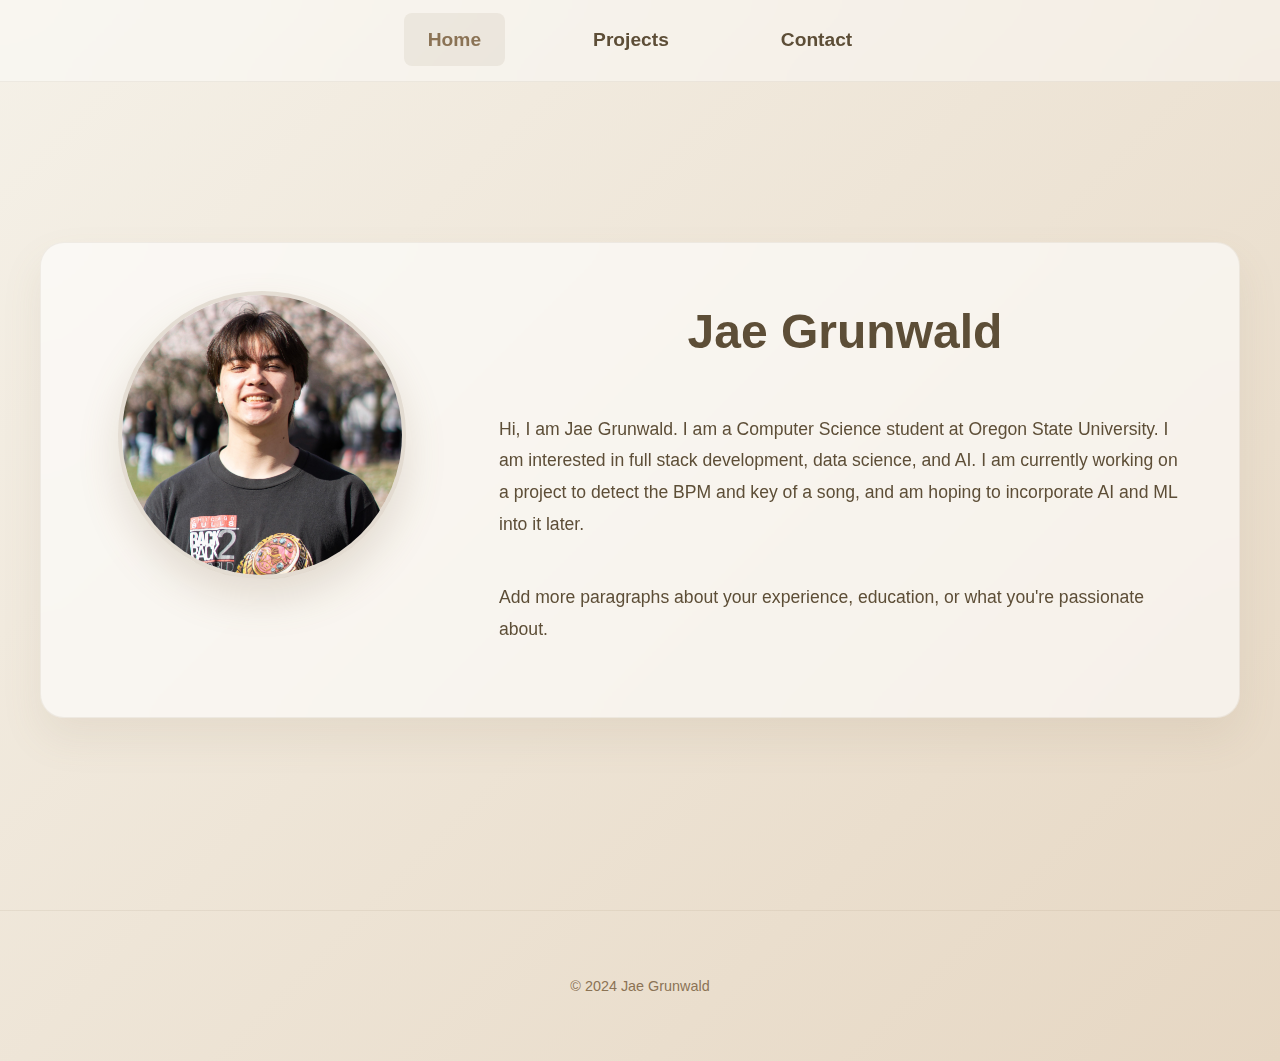
<file: index.html>
<!DOCTYPE html>
<html lang="en">
<head>
  <meta charset="UTF-8">
  <meta name="viewport" content="width=device-width, initial-scale=1.0">
  <title>Home | Jae Grunwald</title>
  <link rel="stylesheet" href="styles/style.css">
</head>
<body>
  <nav>
    <ul>
      <li><a href="./" class="active">Home</a></li>
      <li><a href="./projects.html">Projects</a></li>
      <li><a href="./contact.html">Contact</a></li>
    </ul>
  </nav>
  <header>
  </header>
  <main>
    <section class="profile-section">
      <div class="profile-image">
        <img src="images/portfolio.jpg" alt="Image of Jae Grunwald" id="profile-img">
        <p class="image-placeholder"></p>
      </div>
      <div class="profile-content">
        <h2>Jae Grunwald</h2>
        <p>Hi, I am Jae Grunwald. I am a Computer Science student at Oregon State University.
           I am interested in full stack development, data science, and AI. I am currently working on a project to detect the BPM and key of a song, 
           and am hoping to incorporate AI and ML into it later. 
         </p>
        <p>Add more paragraphs about your experience, education, or what you're passionate about.</p>
      </div>
    </section>
  </main>
  <footer>
    <p>&copy; 2024 Jae Grunwald</p>
  </footer>
</body>
</html>
</file>
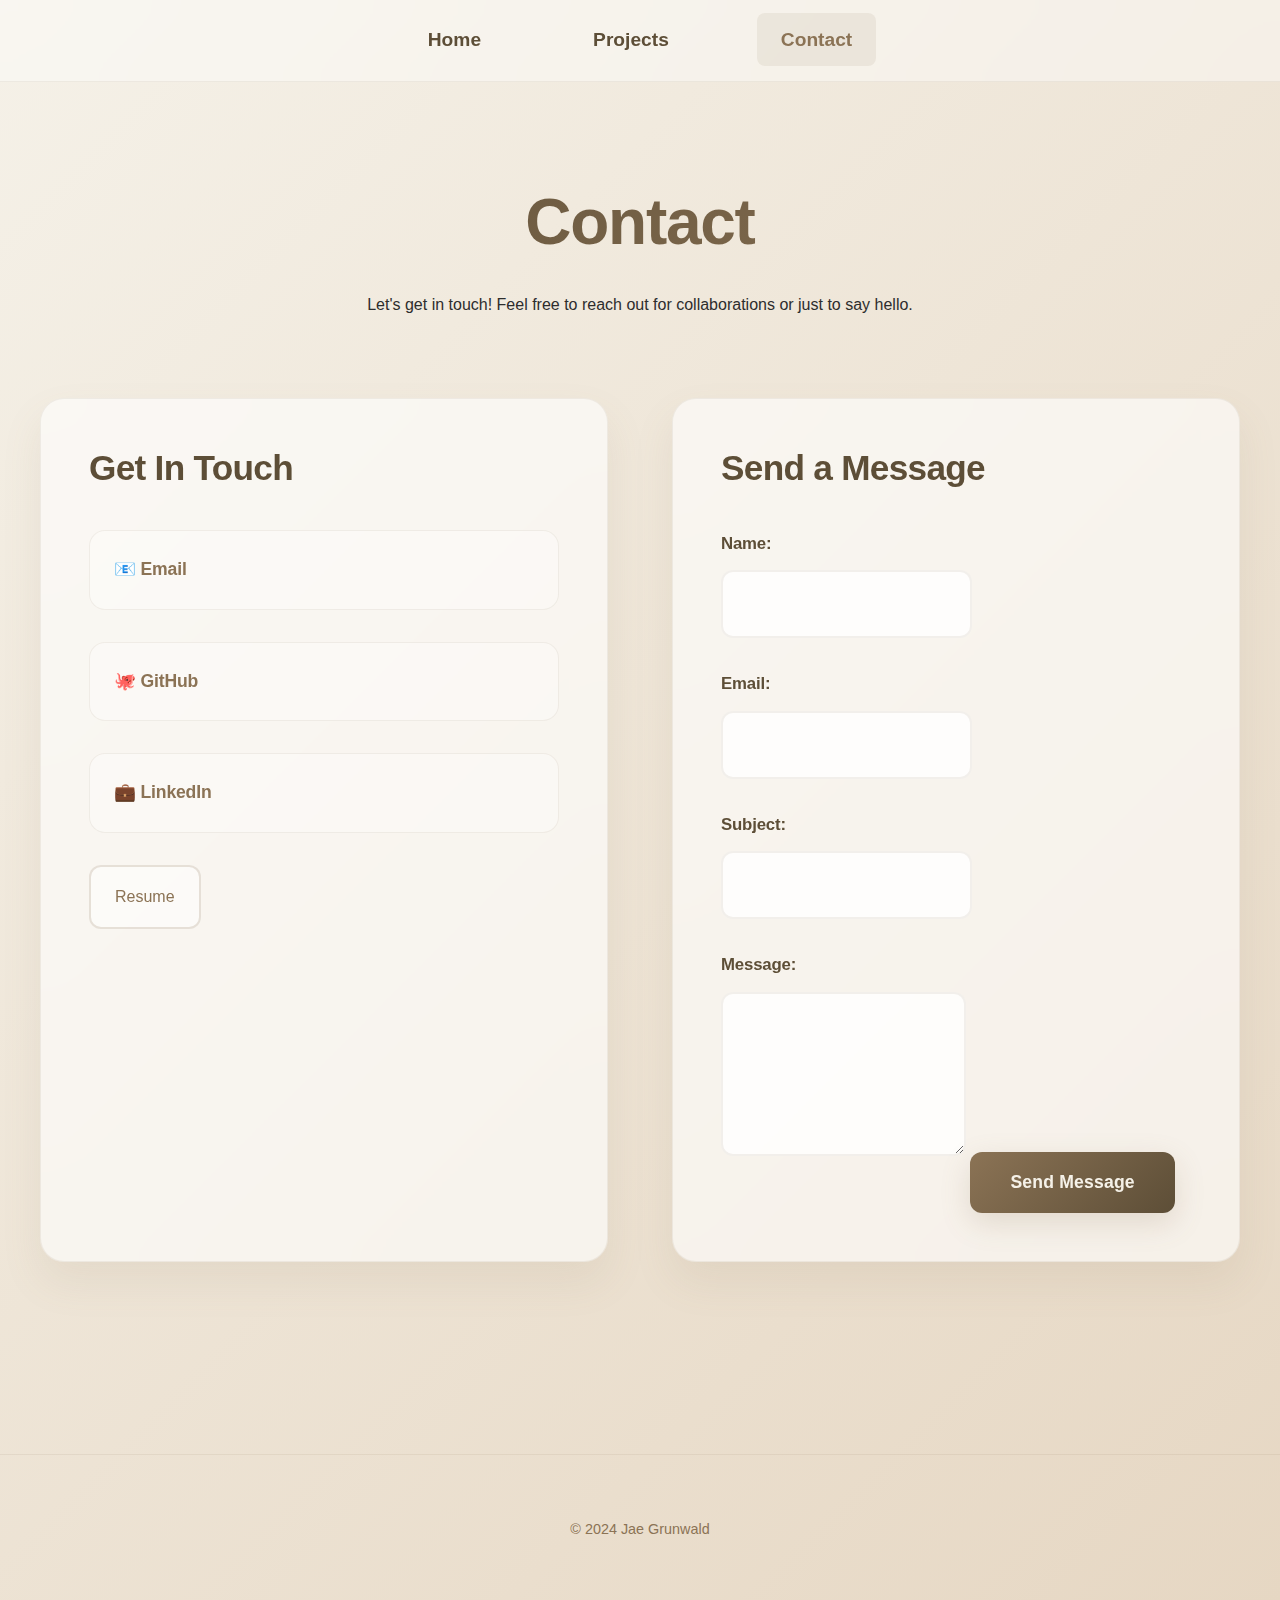
<file: contact.html>
<!DOCTYPE html>
<html lang="en">
<head>
  <meta charset="UTF-8">
  <meta name="viewport" content="width=device-width, initial-scale=1.0">
  <title>Contact | Jae Grunwald</title>
  <link rel="stylesheet" href="styles/contact.css">
</head>
<body>
  <nav>
    <ul>
      <li><a href="./">Home</a></li>
      <li><a href="./projects.html">Projects</a></li>
      <li><a href="./contact.html" class="active">Contact</a></li>
    </ul>
  </nav>
  <header>
    <h1>Contact</h1>
    <p>Let's get in touch! Feel free to reach out for collaborations or just to say hello.</p>
  </header>
  <main>
    <div class="contact-container">
      <div class="contact-info">
        <h3>Get In Touch</h3>
        <div class="contact-item">
          <a href="mailto:jaegrunwald15@gmail.com">📧 Email</a>
        </div>
        <div class="contact-item">
          <a href="https://github.com/jaegrunwald" target="_blank">🐙 GitHub</a>
        </div>
        <div class="contact-item">
          <a href="https://www.linkedin.com/in/jaegrunwald/" target="_blank">💼 LinkedIn</a>
        </div>
        <!--<div class="contact-item">
          <a href="https://twitter.com/jaegrunwald" target="_blank">🐦 Twitter</a>
        </div>-->
        
        <div class="social-links">
          <a href="images/wip.pdf" target="_blank">Resume</a>
          <!--<a href="#" target="_blank">Blog</a>-->
        </div>
      </div>
      
      <div class="contact-form">
        <h3>Send a Message</h3>
        <form>
          <label for="name">Name:</label>
          <input type="text" id="name" name="name" required>

          <label for="email">Email:</label>
          <input type="email" id="email" name="email" required>

          <label for="subject">Subject:</label>
          <input type="text" id="subject" name="subject" required>

          <label for="message">Message:</label>
          <textarea id="message" name="message" rows="5" required></textarea>

          <button type="submit">Send Message</button>
        </form>
      </div>
    </div>
  </main>
  <footer>
    <p>&copy; 2024 Jae Grunwald</p>
  </footer>
</body>
</html>
</file>
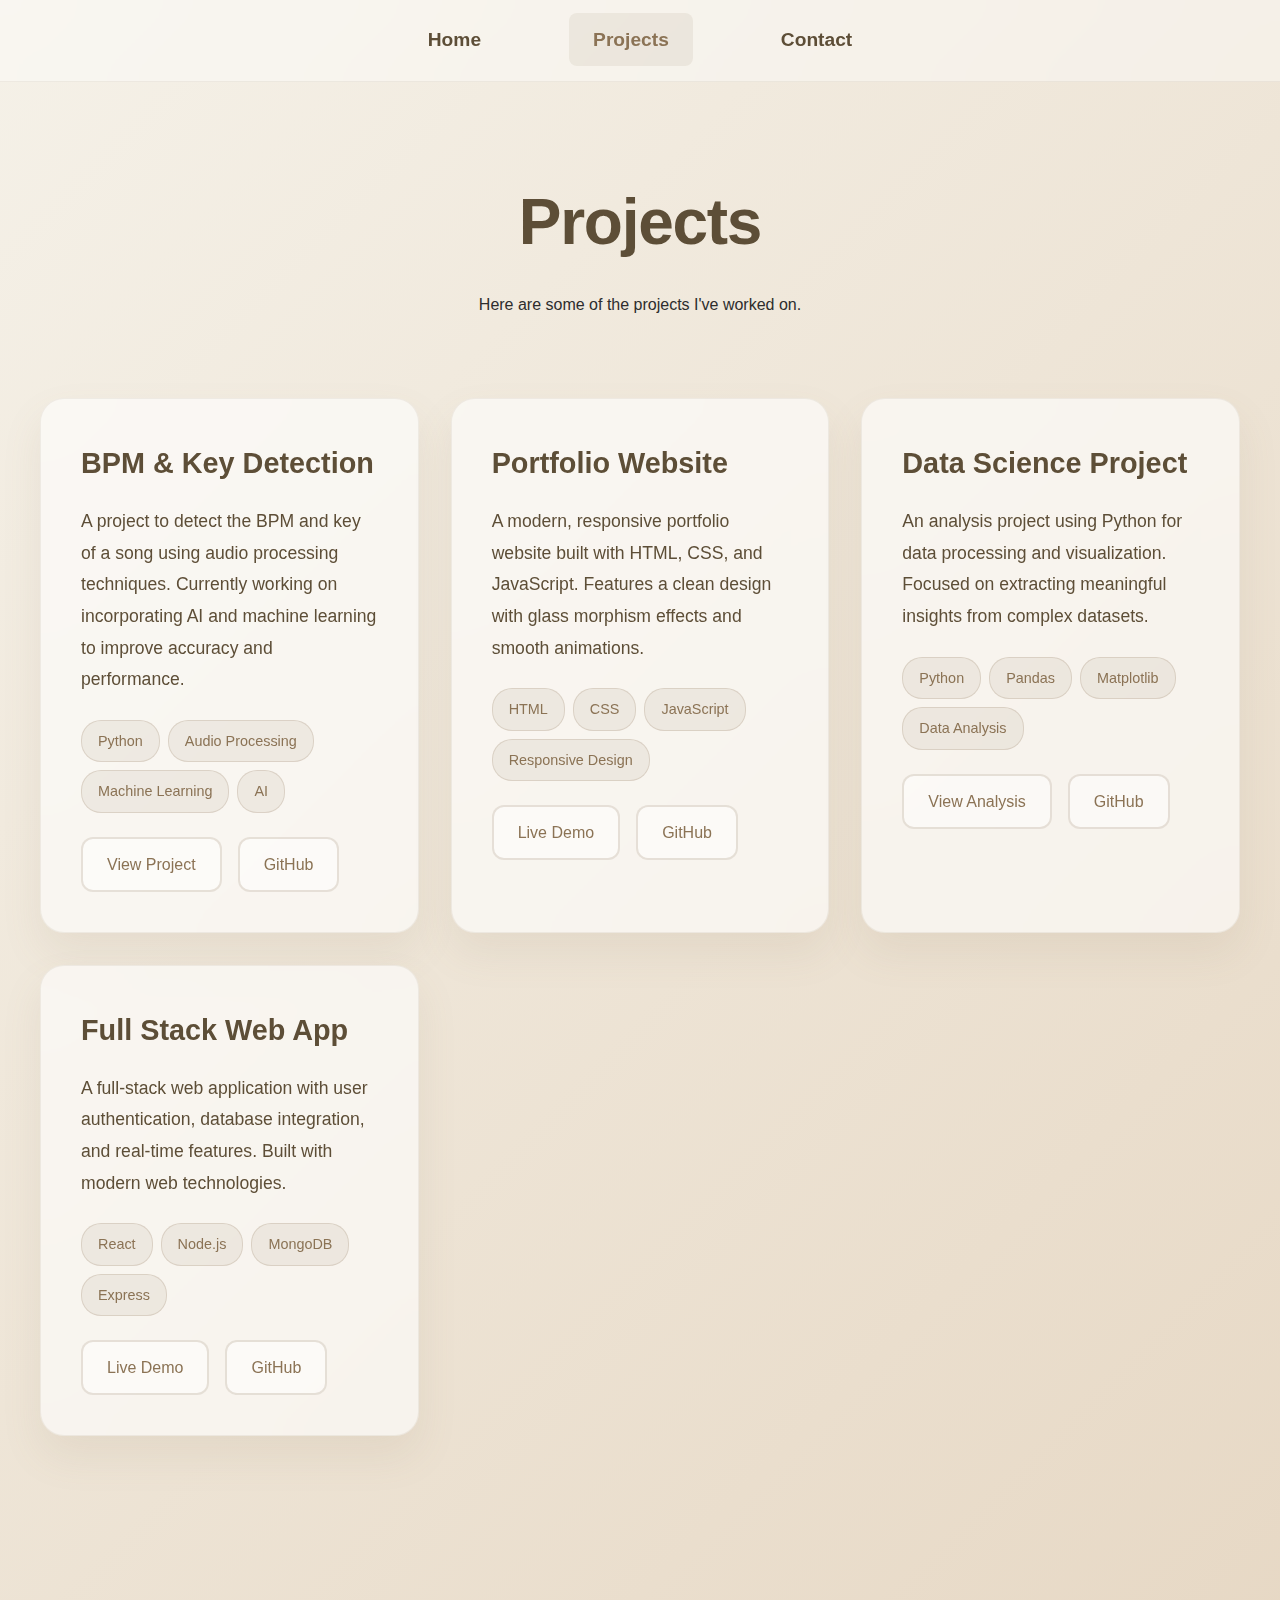
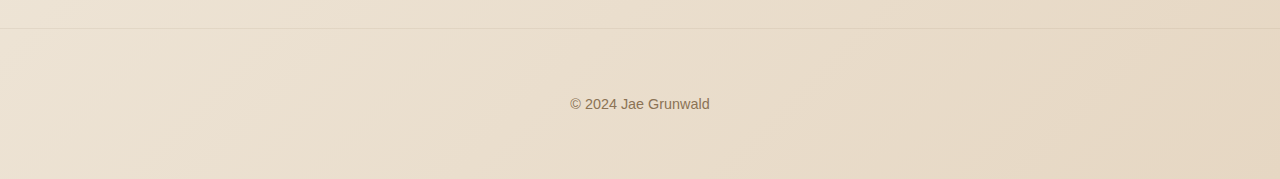
<file: projects.html>
<!DOCTYPE html>
<html lang="en">
<head>
  <meta charset="UTF-8">
  <meta name="viewport" content="width=device-width, initial-scale=1.0">
  <title>Projects | Jae Grunwald</title>
  <link rel="stylesheet" href="styles/projects.css">
</head>
<body>
  <nav>
    <ul>
      <li><a href="./">Home</a></li>
      <li><a href="./projects.html" class="active">Projects</a></li>
      <li><a href="./contact.html">Contact</a></li>
    </ul>
  </nav>
  <header>
    <h1>Projects</h1>
    <p>Here are some of the projects I've worked on.</p>
  </header>
  <main>
    <div class="project-grid">
      <div class="project-card">
        <h3>BPM & Key Detection</h3>
        <p>A project to detect the BPM and key of a song using audio processing techniques. Currently working on incorporating AI and machine learning to improve accuracy and performance.</p>
        <div class="project-tech">
          <span class="tech-tag">Python</span>
          <span class="tech-tag">Audio Processing</span>
          <span class="tech-tag">Machine Learning</span>
          <span class="tech-tag">AI</span>
        </div>
        <div class="project-links">
          <a href="#" target="_blank">View Project</a>
          <a href="#" target="_blank">GitHub</a>
        </div>
      </div>
      
      <div class="project-card">
        <h3>Portfolio Website</h3>
        <p>A modern, responsive portfolio website built with HTML, CSS, and JavaScript. Features a clean design with glass morphism effects and smooth animations.</p>
        <div class="project-tech">
          <span class="tech-tag">HTML</span>
          <span class="tech-tag">CSS</span>
          <span class="tech-tag">JavaScript</span>
          <span class="tech-tag">Responsive Design</span>
        </div>
        <div class="project-links">
          <a href="#" target="_blank">Live Demo</a>
          <a href="#" target="_blank">GitHub</a>
        </div>
      </div>
      
      <div class="project-card">
        <h3>Data Science Project</h3>
        <p>An analysis project using Python for data processing and visualization. Focused on extracting meaningful insights from complex datasets.</p>
        <div class="project-tech">
          <span class="tech-tag">Python</span>
          <span class="tech-tag">Pandas</span>
          <span class="tech-tag">Matplotlib</span>
          <span class="tech-tag">Data Analysis</span>
        </div>
        <div class="project-links">
          <a href="#" target="_blank">View Analysis</a>
          <a href="#" target="_blank">GitHub</a>
        </div>
      </div>
      
      <div class="project-card">
        <h3>Full Stack Web App</h3>
        <p>A full-stack web application with user authentication, database integration, and real-time features. Built with modern web technologies.</p>
        <div class="project-tech">
          <span class="tech-tag">React</span>
          <span class="tech-tag">Node.js</span>
          <span class="tech-tag">MongoDB</span>
          <span class="tech-tag">Express</span>
        </div>
        <div class="project-links">
          <a href="#" target="_blank">Live Demo</a>
          <a href="#" target="_blank">GitHub</a>
        </div>
      </div>
    </div>
  </main>
  <footer>
    <p>&copy; 2024 Jae Grunwald</p>
  </footer>
</body>
</html>
</file>
<file: styles/style.css>
body {
  font-family: 'Inter', -apple-system, BlinkMacSystemFont, 'Segoe UI', Roboto, sans-serif;
  margin: 0;
  padding: 0;
  background: linear-gradient(135deg, #f5f1e8 0%, #e6d7c3 100%);
  color: #2d2d2d;
  line-height: 1.7;
  font-weight: 400;
}

nav {
  background: rgba(255, 255, 255, 0.4);
  backdrop-filter: blur(20px);
  padding: 1.5rem 0;
  position: sticky;
  top: 0;
  z-index: 100;
  border-bottom: 1px solid rgba(139, 115, 85, 0.1);
}

nav ul {
  list-style: none;
  display: flex;
  justify-content: center;
  margin: 0;
  padding: 0;
  max-width: 1200px;
  margin: 0 auto;
}

nav ul li {
  margin: 0 2rem;
}

nav ul li a {
  color: #5d4e37;
  text-decoration: none;
  font-weight: 700;
  font-size: 1.2rem;
  padding: 1rem 1.5rem;
  border-radius: 8px;
  transition: all 0.3s ease;
  position: relative;
}

nav ul li a.active,
nav ul li a:hover {
  background: rgba(139, 115, 85, 0.1);
  color: #8b7355;
}

header {
  padding: 6rem 2rem 4rem 2rem;
  text-align: center;
  background: transparent;
  max-width: 1200px;
  margin: 0 auto;
}

header h1 {
  font-size: 4rem;
  font-weight: 700;
  margin: 0 0 1rem 0;
  background: linear-gradient(135deg, #5d4e37, #8b7355);
  -webkit-background-clip: text;
  -webkit-text-fill-color: transparent;
  background-clip: text;
  line-height: 1.4;
  overflow: visible;
  text-overflow: clip;
  white-space: nowrap;
  letter-spacing: -0.02em;
  padding-bottom: 0.5rem;
}

main {
  max-width: 1200px;
  margin: 0 auto;
  background: transparent;
  padding: 0 2rem 4rem 2rem;
}

h1, h2, h3 {
  margin-top: 0;
  color: #5d4e37;
  font-weight: 600;
}

h2 {
  font-size: 2.5rem;
  margin-bottom: 1.5rem;
}

h3 {
  font-size: 1.5rem;
  margin-bottom: 1rem;
}

.profile-section {
  display: grid;
  grid-template-columns: 1fr 2fr;
  gap: 4rem;
  margin-bottom: 4rem;
  padding: 3rem;
  background: rgba(255, 255, 255, 0.6);
  border-radius: 24px;
  backdrop-filter: blur(20px);
  border: 1px solid rgba(139, 115, 85, 0.1);
  box-shadow: 0 20px 40px rgba(139, 115, 85, 0.1);
}

.profile-image {
  text-align: center;
  display: flex;
  flex-direction: column;
  align-items: center;
}

.profile-image img {
  width: 280px;
  height: 280px;
  object-fit: cover;
  border-radius: 50%;
  border: 4px solid rgba(139, 115, 85, 0.2);
  display: block;
  transition: all 0.4s ease;
  box-shadow: 0 20px 40px rgba(139, 115, 85, 0.2);
}

.profile-image img:hover {
  border-color: #8b7355;
  transform: scale(1.05);
  box-shadow: 0 30px 60px rgba(139, 115, 85, 0.3);
}

.image-placeholder {
  margin-top: 1rem;
  color: #8b7355;
  font-size: 0.9rem;
  font-style: italic;
}

.profile-content {
  display: flex;
  flex-direction: column;
  justify-content: center;
}

.profile-content h2 {
  margin-top: 0;
  color: #5d4e37;
  font-size: 3rem;
  font-weight: 700;
  margin-bottom: 1.5rem;
}

.profile-content p {
  font-size: 1.1rem;
  color: #5d4e37;
  margin-bottom: 1.5rem;
  line-height: 1.8;
}

/* Hide placeholder text when image is loaded */
.profile-image img[src*="profile-image.jpg"] + .image-placeholder {
  display: none;
}

/* Responsive design for mobile */
@media (max-width: 768px) {
  .profile-section {
    grid-template-columns: 1fr;
    text-align: center;
    padding: 2rem;
    gap: 2rem;
  }
  
  .profile-image img {
    width: 200px;
    height: 200px;
  }
  
  main {
    padding: 0 1rem 2rem 1rem;
  }
  
  header h1 {
    font-size: 2.5rem;
  }
  
  h2 {
    font-size: 2rem;
  }
}

.contact-form {
  display: flex;
  flex-direction: column;
  max-width: 600px;
  margin: 3rem auto;
  background: rgba(255, 255, 255, 0.6);
  padding: 3rem;
  border-radius: 24px;
  backdrop-filter: blur(20px);
  border: 1px solid rgba(139, 115, 85, 0.1);
  box-shadow: 0 20px 40px rgba(139, 115, 85, 0.1);
}

.contact-form label {
  margin-bottom: 0.75rem;
  font-weight: 600;
  color: #5d4e37;
  font-size: 1rem;
}

.contact-form input,
.contact-form textarea {
  margin-bottom: 2rem;
  padding: 1.25rem;
  border: 2px solid rgba(139, 115, 85, 0.1);
  border-radius: 12px;
  font-size: 1rem;
  background: rgba(255, 255, 255, 0.8);
  transition: all 0.3s ease;
  font-family: inherit;
}

.contact-form input:focus,
.contact-form textarea:focus {
  outline: none;
  border-color: #8b7355;
  background: rgba(255, 255, 255, 0.95);
  box-shadow: 0 0 0 4px rgba(139, 115, 85, 0.1);
  transform: translateY(-2px);
}

.contact-form button {
  background: linear-gradient(135deg, #8b7355, #5d4e37);
  color: #f5f1e8;
  border: none;
  padding: 1.25rem 2.5rem;
  border-radius: 12px;
  font-size: 1.1rem;
  font-weight: 600;
  cursor: pointer;
  transition: all 0.3s ease;
  font-family: inherit;
  box-shadow: 0 10px 30px rgba(139, 115, 85, 0.2);
}

.contact-form button:hover {
  background: linear-gradient(135deg, #5d4e37, #8b7355);
  transform: translateY(-3px);
  box-shadow: 0 15px 40px rgba(139, 115, 85, 0.3);
}

.contact-form button:active {
  transform: translateY(-1px);
}

footer {
  text-align: center;
  padding: 3rem 1rem;
  background: transparent;
  color: #8b7355;
  margin-top: 4rem;
  border-top: 1px solid rgba(139, 115, 85, 0.1);
  font-size: 0.9rem;
}

/* Additional sections styling */
section {
  margin-bottom: 4rem;
  padding: 3rem;
  background: rgba(255, 255, 255, 0.6);
  border-radius: 24px;
  backdrop-filter: blur(20px);
  border: 1px solid rgba(139, 115, 85, 0.1);
  box-shadow: 0 20px 40px rgba(139, 115, 85, 0.1);
}

section h2 {
  margin-bottom: 2rem;
  text-align: center;
}

section p {
  font-size: 1.1rem;
  line-height: 1.8;
  color: #5d4e37;
}
</file>
<file: styles/contact.css>
body {
  font-family: 'Inter', -apple-system, BlinkMacSystemFont, 'Segoe UI', Roboto, sans-serif;
  margin: 0;
  padding: 0;
  background: linear-gradient(135deg, #f5f1e8 0%, #e6d7c3 100%);
  color: #2d2d2d;
  line-height: 1.7;
  font-weight: 400;
}

nav {
  background: rgba(255, 255, 255, 0.4);
  backdrop-filter: blur(20px);
  padding: 1.5rem 0;
  position: sticky;
  top: 0;
  z-index: 100;
  border-bottom: 1px solid rgba(139, 115, 85, 0.1);
}

nav ul {
  list-style: none;
  display: flex;
  justify-content: center;
  margin: 0;
  padding: 0;
  max-width: 1200px;
  margin: 0 auto;
}

nav ul li {
  margin: 0 2rem;
}

nav ul li a {
  color: #5d4e37;
  text-decoration: none;
  font-weight: 700;
  font-size: 1.2rem;
  padding: 1rem 1.5rem;
  border-radius: 8px;
  transition: all 0.3s ease;
  position: relative;
}

nav ul li a.active,
nav ul li a:hover {
  background: rgba(139, 115, 85, 0.1);
  color: #8b7355;
}

header {
  padding: 6rem 2rem 4rem 2rem;
  text-align: center;
  background: transparent;
  max-width: 1200px;
  margin: 0 auto;
}

header h1 {
  font-size: 4rem;
  font-weight: 700;
  margin: 0 0 1rem 0;
  background: linear-gradient(135deg, #5d4e37, #8b7355);
  -webkit-background-clip: text;
  -webkit-text-fill-color: transparent;
  background-clip: text;
  line-height: 1.4;
  overflow: visible;
  text-overflow: clip;
  white-space: nowrap;
  letter-spacing: -0.02em;
  padding-bottom: 0.5rem;
}

main {
  max-width: 1200px;
  margin: 0 auto;
  background: transparent;
  padding: 0 2rem 4rem 2rem;
}

h1, h2, h3 {
  margin-top: 0;
  color: #5d4e37;
  font-weight: 600;
}

h2 {
  font-size: 2.5rem;
  margin-bottom: 1.5rem;
}

h3 {
  font-size: 1.5rem;
  margin-bottom: 1rem;
}

.contact-container {
  display: grid;
  grid-template-columns: 1fr 1fr;
  gap: 4rem;
  margin-bottom: 4rem;
}

.contact-info {
  background: rgba(255, 255, 255, 0.6);
  border-radius: 24px;
  padding: 3rem;
  backdrop-filter: blur(20px);
  border: 1px solid rgba(139, 115, 85, 0.1);
  box-shadow: 0 20px 40px rgba(139, 115, 85, 0.1);
}

.contact-info h3 {
  color: #5d4e37;
  font-size: 2.2rem;
  margin-bottom: 2.5rem;
  font-weight: 700;
  letter-spacing: -0.02em;
  line-height: 1.2;
}

.contact-item {
  display: flex;
  align-items: center;
  margin-bottom: 2rem;
  padding: 1.5rem;
  background: rgba(255, 255, 255, 0.3);
  border-radius: 16px;
  border: 1px solid rgba(139, 115, 85, 0.1);
  transition: all 0.3s ease;
}

.contact-item:hover {
  transform: translateY(-2px);
  box-shadow: 0 10px 30px rgba(139, 115, 85, 0.1);
}

.contact-item a {
  color: #8b7355;
  text-decoration: none;
  font-weight: 600;
  font-size: 1.1rem;
  transition: color 0.3s ease;
  letter-spacing: -0.01em;
}

.contact-item a:hover {
  color: #5d4e37;
}

.contact-form {
  display: flex;
  flex-direction: column;
  background: rgba(255, 255, 255, 0.6);
  padding: 3rem;
  border-radius: 24px;
  backdrop-filter: blur(20px);
  border: 1px solid rgba(139, 115, 85, 0.1);
  box-shadow: 0 20px 40px rgba(139, 115, 85, 0.1);
}

.contact-form h3 {
  color: #5d4e37;
  font-size: 2.2rem;
  margin-bottom: 2.5rem;
  font-weight: 700;
  letter-spacing: -0.02em;
  line-height: 1.2;
}

.contact-form label {
  margin-bottom: 0.75rem;
  font-weight: 600;
  color: #5d4e37;
  font-size: 1.05rem;
  letter-spacing: -0.01em;
  display: block;
}

.contact-form input,
.contact-form textarea {
  margin-bottom: 2rem;
  padding: 1.25rem;
  border: 2px solid rgba(139, 115, 85, 0.1);
  border-radius: 12px;
  font-size: 1rem;
  background: rgba(255, 255, 255, 0.8);
  transition: all 0.3s ease;
  font-family: inherit;
  font-weight: 400;
  line-height: 1.5;
}

.contact-form input:focus,
.contact-form textarea:focus {
  outline: none;
  border-color: #8b7355;
  background: rgba(255, 255, 255, 0.95);
  box-shadow: 0 0 0 4px rgba(139, 115, 85, 0.1);
  transform: translateY(-2px);
}

.contact-form button {
  background: linear-gradient(135deg, #8b7355, #5d4e37);
  color: #f5f1e8;
  border: none;
  padding: 1.25rem 2.5rem;
  border-radius: 12px;
  font-size: 1.1rem;
  font-weight: 600;
  cursor: pointer;
  transition: all 0.3s ease;
  font-family: inherit;
  box-shadow: 0 10px 30px rgba(139, 115, 85, 0.2);
  letter-spacing: 0.01em;
}

.contact-form button:hover {
  background: linear-gradient(135deg, #5d4e37, #8b7355);
  transform: translateY(-3px);
  box-shadow: 0 15px 40px rgba(139, 115, 85, 0.3);
}

.contact-form button:active {
  transform: translateY(-1px);
}

.social-links {
  display: flex;
  gap: 1rem;
  margin-top: 2rem;
}

.social-links a {
  color: #8b7355;
  text-decoration: none;
  font-weight: 500;
  padding: 1rem 1.5rem;
  border: 2px solid rgba(139, 115, 85, 0.2);
  border-radius: 12px;
  transition: all 0.3s ease;
  background: rgba(255, 255, 255, 0.5);
  display: inline-block;
}

.social-links a:hover {
  background: #8b7355;
  color: #f5f1e8;
  border-color: #8b7355;
  transform: translateY(-2px);
}

footer {
  text-align: center;
  padding: 3rem 1rem;
  background: transparent;
  color: #8b7355;
  margin-top: 4rem;
  border-top: 1px solid rgba(139, 115, 85, 0.1);
  font-size: 0.9rem;
}

/* Responsive design */
@media (max-width: 768px) {
  .contact-container {
    grid-template-columns: 1fr;
    gap: 2rem;
  }
  
  .contact-info,
  .contact-form {
    padding: 2rem;
  }
  
  header h1 {
    font-size: 2.5rem;
  }
  
  h2 {
    font-size: 2rem;
  }
  
  main {
    padding: 0 1rem 2rem 1rem;
  }
}
</file>
<file: styles/projects.css>
body {
  font-family: 'Inter', -apple-system, BlinkMacSystemFont, 'Segoe UI', Roboto, sans-serif;
  margin: 0;
  padding: 0;
  background: linear-gradient(135deg, #f5f1e8 0%, #e6d7c3 100%);
  color: #2d2d2d;
  line-height: 1.7;
  font-weight: 400;
}

nav {
  background: rgba(255, 255, 255, 0.4);
  backdrop-filter: blur(20px);
  padding: 1.5rem 0;
  position: sticky;
  top: 0;
  z-index: 100;
  border-bottom: 1px solid rgba(139, 115, 85, 0.1);
}

nav ul {
  list-style: none;
  display: flex;
  justify-content: center;
  margin: 0;
  padding: 0;
  max-width: 1200px;
  margin: 0 auto;
}

nav ul li {
  margin: 0 2rem;
}

nav ul li a {
  color: #5d4e37;
  text-decoration: none;
  font-weight: 700;
  font-size: 1.2rem;
  padding: 1rem 1.5rem;
  border-radius: 8px;
  transition: all 0.3s ease;
  position: relative;
}

nav ul li a.active,
nav ul li a:hover {
  background: rgba(139, 115, 85, 0.1);
  color: #8b7355;
}

header {
  padding: 6rem 2rem 4rem 2rem;
  text-align: center;
  background: transparent;
  max-width: 1200px;
  margin: 0 auto;
}

header h1 {
  font-size: 4rem;
  font-weight: 700;
  margin: 0 0 1rem 0;
  color: #5d4e37;
  line-height: 1.4;
  overflow: visible;
  text-overflow: clip;
  white-space: nowrap;
  letter-spacing: -0.02em;
  padding-bottom: 0.5rem;
}

main {
  max-width: 1200px;
  margin: 0 auto;
  background: transparent;
  padding: 0 2rem 4rem 2rem;
}

h1, h2, h3 {
  margin-top: 0;
  color: #5d4e37;
  font-weight: 600;
}

h2 {
  font-size: 2.5rem;
  margin-bottom: 1.5rem;
}

h3 {
  font-size: 1.5rem;
  margin-bottom: 1rem;
}

.project-grid {
  display: grid;
  grid-template-columns: repeat(auto-fit, minmax(350px, 1fr));
  gap: 2rem;
  margin-bottom: 4rem;
}

.project-card {
  background: rgba(255, 255, 255, 0.6);
  border-radius: 24px;
  padding: 2.5rem;
  backdrop-filter: blur(20px);
  border: 1px solid rgba(139, 115, 85, 0.1);
  box-shadow: 0 20px 40px rgba(139, 115, 85, 0.1);
  transition: all 0.3s ease;
}

.project-card:hover {
  transform: translateY(-5px);
  box-shadow: 0 30px 60px rgba(139, 115, 85, 0.15);
}

.project-card h3 {
  color: #5d4e37;
  font-size: 1.8rem;
  margin-bottom: 1rem;
  font-weight: 600;
}

.project-card p {
  color: #5d4e37;
  font-size: 1.1rem;
  line-height: 1.8;
  margin-bottom: 1.5rem;
}

.project-tech {
  display: flex;
  flex-wrap: wrap;
  gap: 0.5rem;
  margin-top: 1.5rem;
}

.tech-tag {
  background: rgba(139, 115, 85, 0.1);
  color: #8b7355;
  padding: 0.5rem 1rem;
  border-radius: 20px;
  font-size: 0.9rem;
  font-weight: 500;
  border: 1px solid rgba(139, 115, 85, 0.2);
}

.project-links {
  margin-top: 1.5rem;
  display: flex;
  gap: 1rem;
}

.project-links a {
  color: #8b7355;
  text-decoration: none;
  font-weight: 500;
  padding: 0.75rem 1.5rem;
  border: 2px solid rgba(139, 115, 85, 0.2);
  border-radius: 12px;
  transition: all 0.3s ease;
  background: rgba(255, 255, 255, 0.5);
}

.project-links a:hover {
  background: #8b7355;
  color: #f5f1e8;
  border-color: #8b7355;
  transform: translateY(-2px);
}

footer {
  text-align: center;
  padding: 3rem 1rem;
  background: transparent;
  color: #8b7355;
  margin-top: 4rem;
  border-top: 1px solid rgba(139, 115, 85, 0.1);
  font-size: 0.9rem;
}

/* Responsive design */
@media (max-width: 768px) {
  .project-grid {
    grid-template-columns: 1fr;
    gap: 1.5rem;
  }
  
  .project-card {
    padding: 2rem;
  }
  
  header h1 {
    font-size: 2.5rem;
  }
  
  h2 {
    font-size: 2rem;
  }
  
  main {
    padding: 0 1rem 2rem 1rem;
  }
}
</file>
